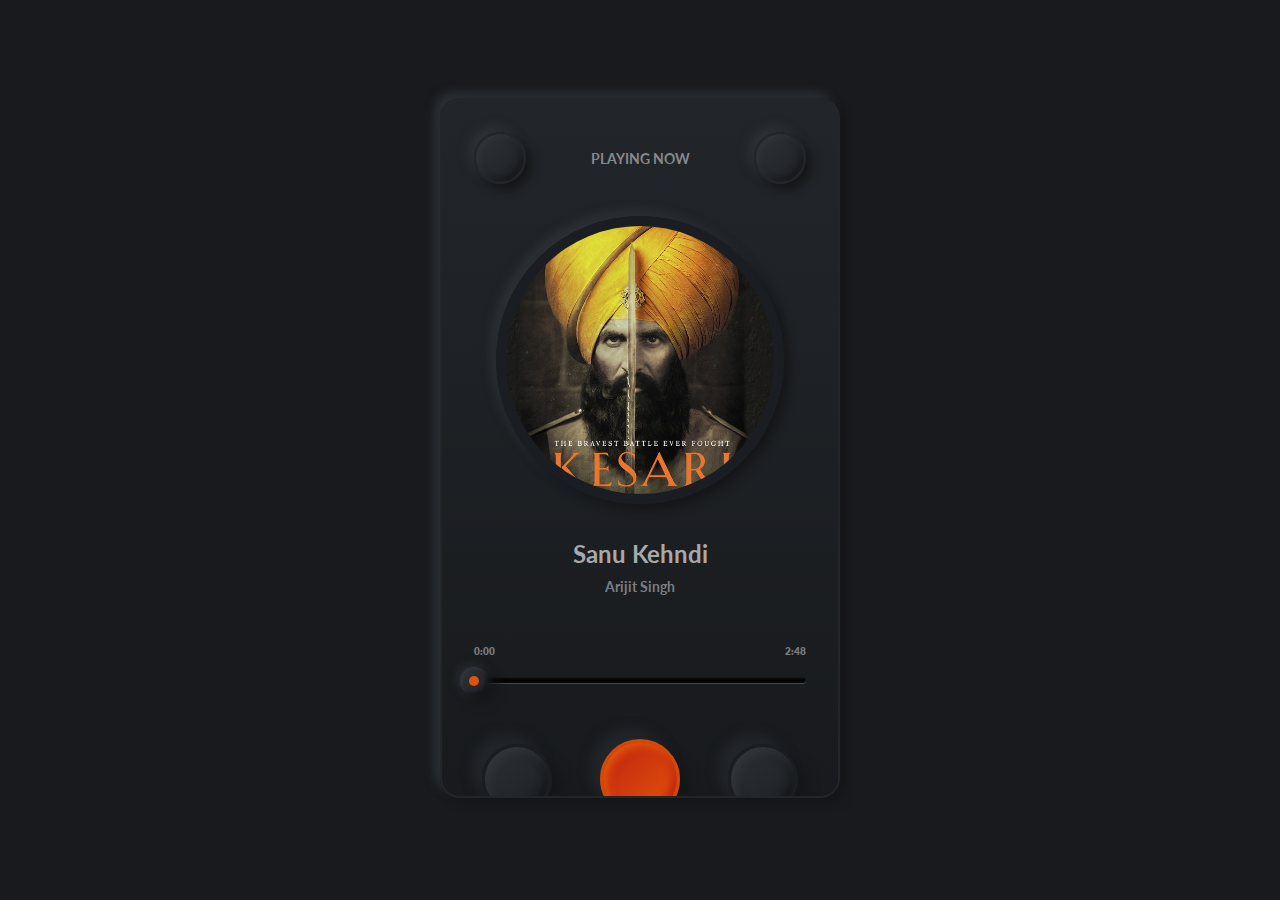
<file: songlist.html>
<!DOCTYPE html>
<!--[if lt IE 7]>      <html class="no-js lt-ie9 lt-ie8 lt-ie7"> <![endif]-->
<!--[if IE 7]>         <html class="no-js lt-ie9 lt-ie8"> <![endif]-->
<!--[if IE 8]>         <html class="no-js lt-ie9"> <![endif]-->
<!--[if gt IE 8]>      <html class="no-js"> <!--<![endif]-->
<html>
    <head>
        <meta charset="utf-8">
        <meta http-equiv="X-UA-Compatible" content="IE=edge">
        <title>Music app</title>
        <meta name="description" content="">
        <meta name="viewport" content="width=device-width, initial-scale=1">
        <link rel="stylesheet" href="">
        <style>
            *{
                margin: 0;
                padding: 0;
                box-sizing: border-box;
            }
            
            body{
                background: #181a1d;
            }

            .the-frame{
                display: flex;
                justify-content: center;
                align-items: center;
                height: 100vh;
                width: auto;
            }

            .phone iframe{
                border: 2px solid #22262a;
                box-shadow: 6px 6px 10px #151618,
                -6px -6px 10px #2c3136,
                inset 2px 2px 6px #33353b,
                inset -3px -3px 6px #151618;
                border-radius: 20px;
                width: 400px;
                height: 700px;
            }

            .phone_3df{
                height: 100%;
            }
        </style>
    </head>
    <body>
        <div class="the-frame">
            <div class="phone">
                <iframe src="index.html" class="phone_3df"></iframe>
            </div>
        </div>
        
        <script src=""></script>
    </body>
</html>
</file>
